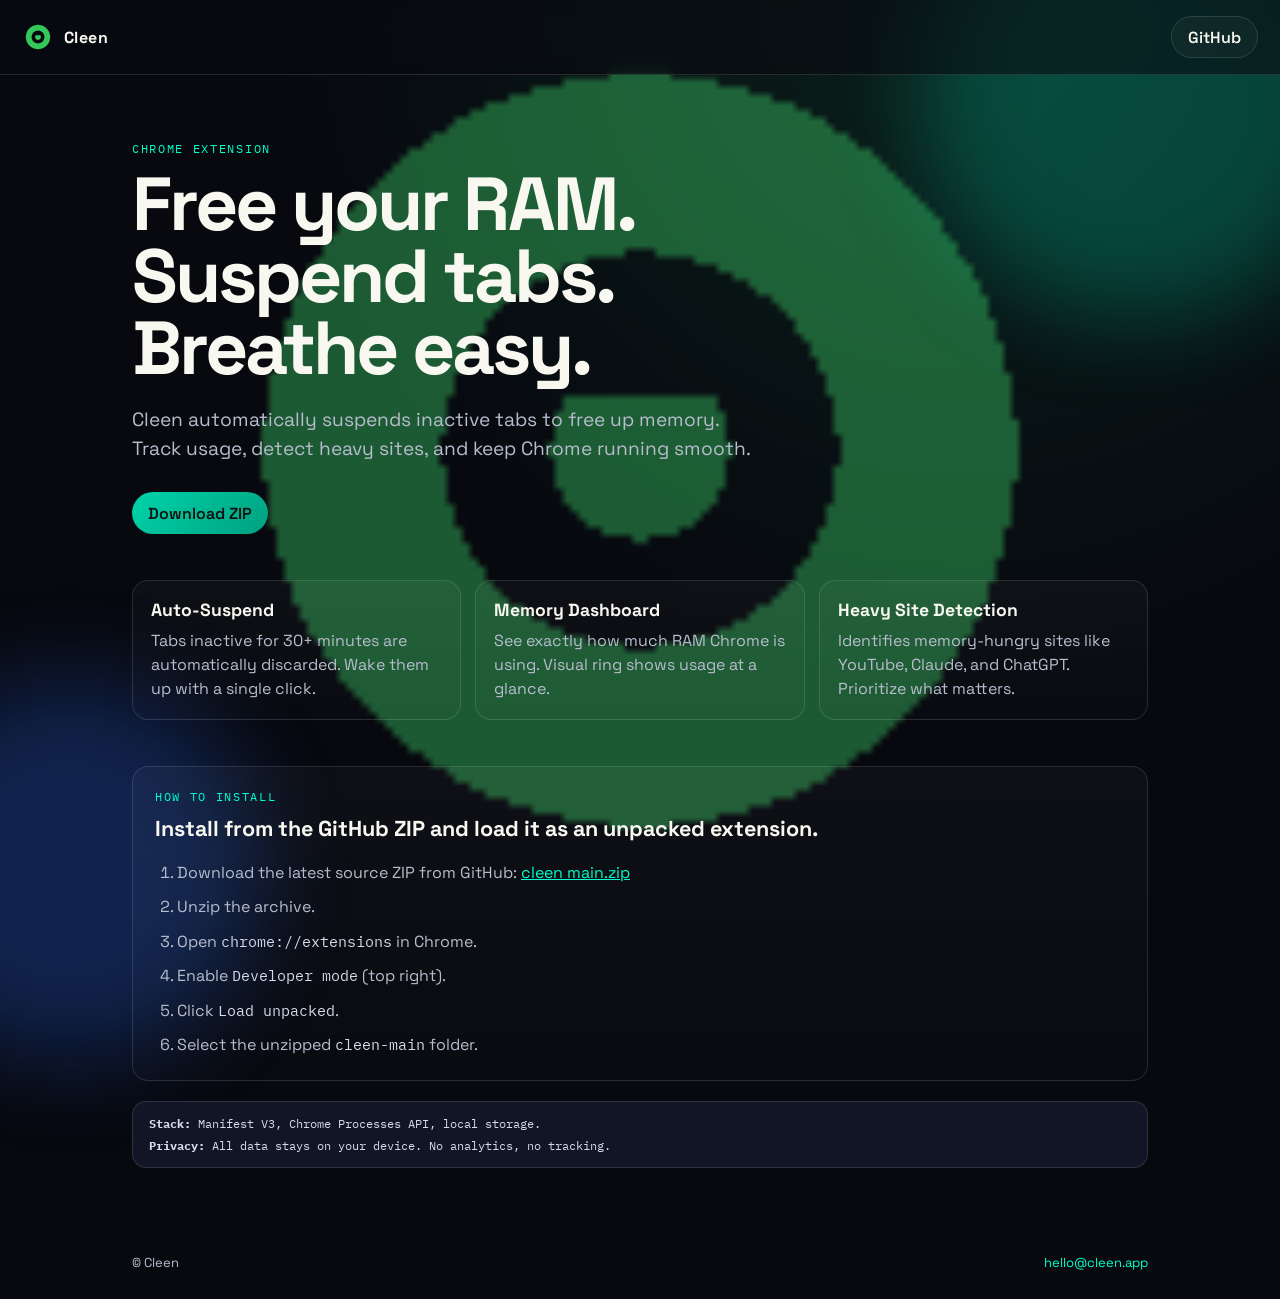
<file: site/index.html>
<!doctype html>
<html lang="en">
  <head>
    <meta charset="utf-8" />
    <meta name="viewport" content="width=device-width, initial-scale=1" />
    <meta name="description" content="Cleen - Keep Chrome's memory under control. Automatically suspend inactive tabs and save RAM." />
    <title>Cleen | Chrome Memory Manager</title>
    <link rel="preconnect" href="https://fonts.googleapis.com" />
    <link rel="preconnect" href="https://fonts.gstatic.com" crossorigin />
    <link
      href="https://fonts.googleapis.com/css2?family=Space+Grotesk:wght@400;500;700&family=IBM+Plex+Mono:wght@400;600&display=swap"
      rel="stylesheet"
    />
    <link rel="stylesheet" href="styles.css" />
  </head>
  <body>
    <div class="noise"></div>
    <div class="world-logo" id="worldLogo" aria-hidden="true">
      <img src="assets/logo.png" alt="" />
    </div>
    <div class="glow glow-a"></div>
    <div class="glow glow-b"></div>
    <header class="topbar">
      <a class="brand" href="#">
        <img src="assets/logo.png" alt="Cleen logo" />
        <span>Cleen</span>
      </a>
      <a class="ghost-btn" href="https://github.com/HOYALIM/cleen" target="_blank" rel="noreferrer">GitHub</a>
    </header>

    <main>
      <section class="hero">
        <div class="hero-copy">
          <p class="kicker">Chrome Extension</p>
          <h1>Free your RAM.<br />Suspend tabs.<br />Breathe easy.</h1>
          <p class="lead">
            Cleen automatically suspends inactive tabs to free up memory. Track usage, detect heavy sites, and keep Chrome running smooth.
          </p>
          <div class="cta-row">
            <a
              class="primary-btn"
              href="https://github.com/HOYALIM/cleen/archive/refs/heads/main.zip"
              target="_blank"
              rel="noreferrer"
              >Download ZIP</a
            >
          </div>
        </div>
      </section>

      <section class="cards">
        <article>
          <h2>Auto-Suspend</h2>
          <p>Tabs inactive for 30+ minutes are automatically discarded. Wake them up with a single click.</p>
        </article>
        <article>
          <h2>Memory Dashboard</h2>
          <p>See exactly how much RAM Chrome is using. Visual ring shows usage at a glance.</p>
        </article>
        <article>
          <h2>Heavy Site Detection</h2>
          <p>Identifies memory-hungry sites like YouTube, Claude, and ChatGPT. Prioritize what matters.</p>
        </article>
      </section>

      <section class="install-guide" id="install">
        <div class="install-shell">
          <p class="kicker">How to Install</p>
          <h2>Install from the GitHub ZIP and load it as an unpacked extension.</h2>
          <ol>
            <li>
              Download the latest source ZIP from GitHub:
              <a href="https://github.com/HOYALIM/cleen/archive/refs/heads/main.zip" target="_blank" rel="noreferrer"
                >cleen main.zip</a
              >
            </li>
            <li>Unzip the archive.</li>
            <li>Open <code>chrome://extensions</code> in Chrome.</li>
            <li>Enable <code>Developer mode</code> (top right).</li>
            <li>Click <code>Load unpacked</code>.</li>
            <li>Select the unzipped <code>cleen-main</code> folder.</li>
          </ol>
        </div>
      </section>

      <section class="mini-spec">
        <p><strong>Stack:</strong> Manifest V3, Chrome Processes API, local storage.</p>
        <p><strong>Privacy:</strong> All data stays on your device. No analytics, no tracking.</p>
      </section>
    </main>

    <footer>
      <span>© Cleen</span>
      <a href="mailto:hello@cleen.app">hello@cleen.app</a>
    </footer>
    <script src="main.js"></script>
  </body>
</html>
</file>
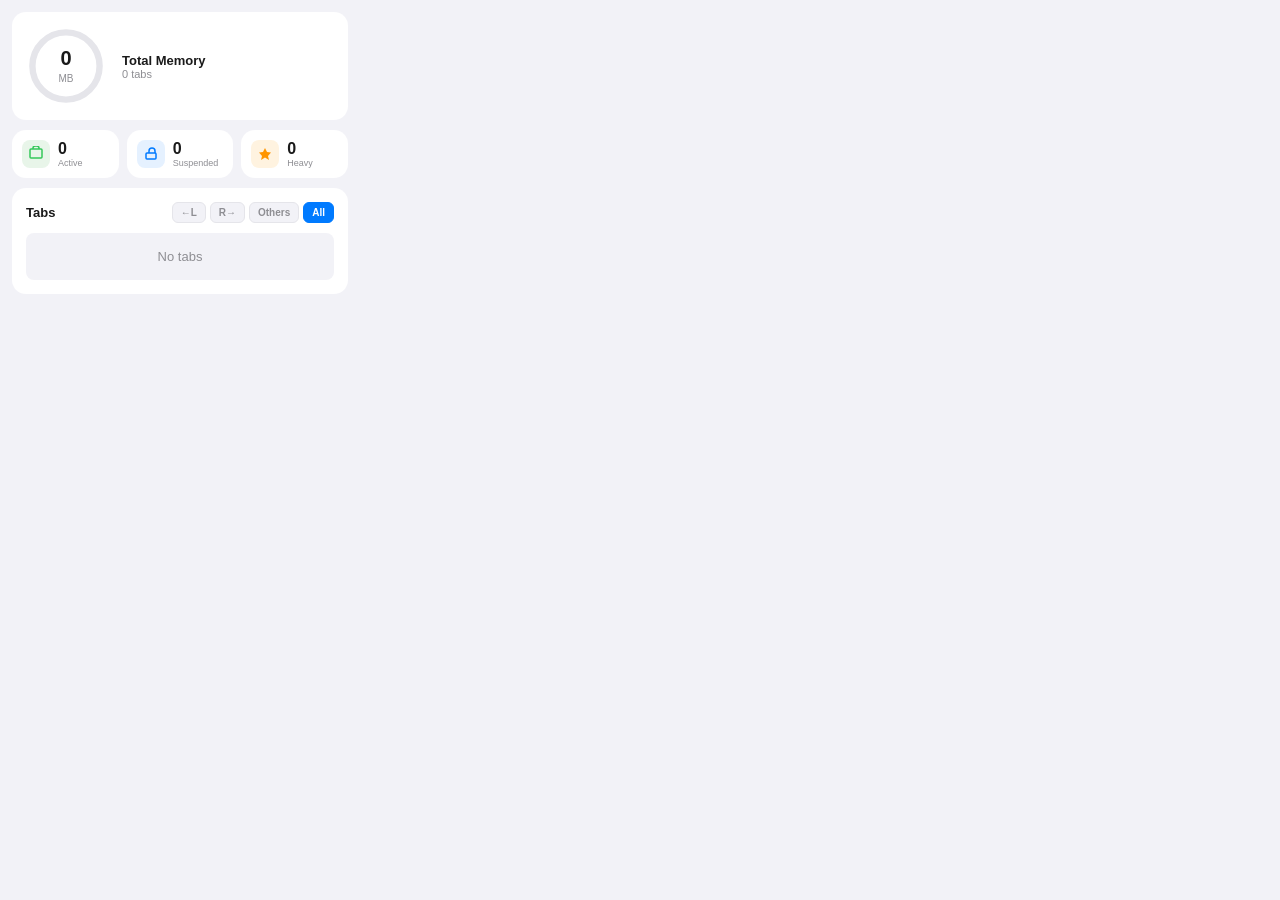
<file: popup/popup.html>
<!DOCTYPE html>
<html lang="en">
<head>
  <meta charset="UTF-8">
  <meta name="viewport" content="width=360">
  <link rel="stylesheet" href="popup.css">
  <title>Cleen</title>
</head>
<body>
  <div class="dashboard">
    <div class="card card--main">
      <div class="memory-ring">
        <svg viewBox="0 0 100 100">
          <circle class="ring-bg" cx="50" cy="50" r="42"/>
          <circle class="ring-fill" id="memoryRing" cx="50" cy="50" r="42"/>
        </svg>
        <div class="memory-center">
          <span class="memory-value" id="memoryValue">0</span>
          <span class="memory-unit" id="memoryUnit">MB</span>
        </div>
      </div>
      <div class="memory-info">
        <div class="memory-label">Total Memory</div>
        <div class="memory-detail" id="memoryDetail">0 tabs</div>
      </div>
    </div>

    <div class="stats-row">
      <div class="card card--stat" id="statActive" data-filter="active">
        <div class="stat-icon stat-icon--active">
          <svg width="16" height="16" viewBox="0 0 16 16" fill="none">
            <rect x="2" y="3" width="12" height="9" rx="1" stroke="currentColor" stroke-width="1.5"/>
            <path d="M5 3V2C5 1 6 0 8 0S11 1 11 2V3" stroke="currentColor" stroke-width="1.5"/>
          </svg>
        </div>
        <div class="stat-content">
          <span class="stat-value" id="activeValue">0</span>
          <span class="stat-label">Active</span>
        </div>
      </div>
      <div class="card card--stat" id="statSuspended" data-filter="discarded">
        <div class="stat-icon stat-icon--suspended">
          <svg width="16" height="16" viewBox="0 0 16 16" fill="none">
            <rect x="3" y="7" width="10" height="6" rx="1" stroke="currentColor" stroke-width="1.5"/>
            <path d="M6 7V5C6 3.34 7.34 2 9 2C10.66 2 12 3.34 12 5V7" stroke="currentColor" stroke-width="1.5"/>
          </svg>
        </div>
        <div class="stat-content">
          <span class="stat-value" id="suspendedValue">0</span>
          <span class="stat-label">Suspended</span>
        </div>
      </div>
      <div class="card card--stat" id="statHeavy" data-filter="heavy">
        <div class="stat-icon stat-icon--heavy">
          <svg width="16" height="16" viewBox="0 0 16 16" fill="none">
            <path d="M8 2L10 6L14 6.5L11 10L12 14L8 11.5L4 14L5 10L2 6.5L6 6L8 2Z" fill="currentColor"/>
          </svg>
        </div>
        <div class="stat-content">
          <span class="stat-value" id="heavyValue">0</span>
          <span class="stat-label">Heavy</span>
        </div>
      </div>
    </div>

    <div class="card card--tabs">
      <div class="card-header">
        <span class="card-title">Tabs</span>
        <div class="tab-actions">
          <button class="tab-action-btn" id="suspendLeftBtn">←L</button>
          <button class="tab-action-btn" id="suspendRightBtn">R→</button>
          <button class="tab-action-btn" id="suspendOthersBtn">Others</button>
          <button class="tab-action-btn tab-action-btn--primary" id="suspendAllBtn">All</button>
        </div>
      </div>
      <div class="tab-list" id="tabList">
        <div class="tab-item tab-item--empty">No tabs</div>
      </div>
    </div>
  </div>

  <script src="popup.js"></script>
</body>
</html>
</file>
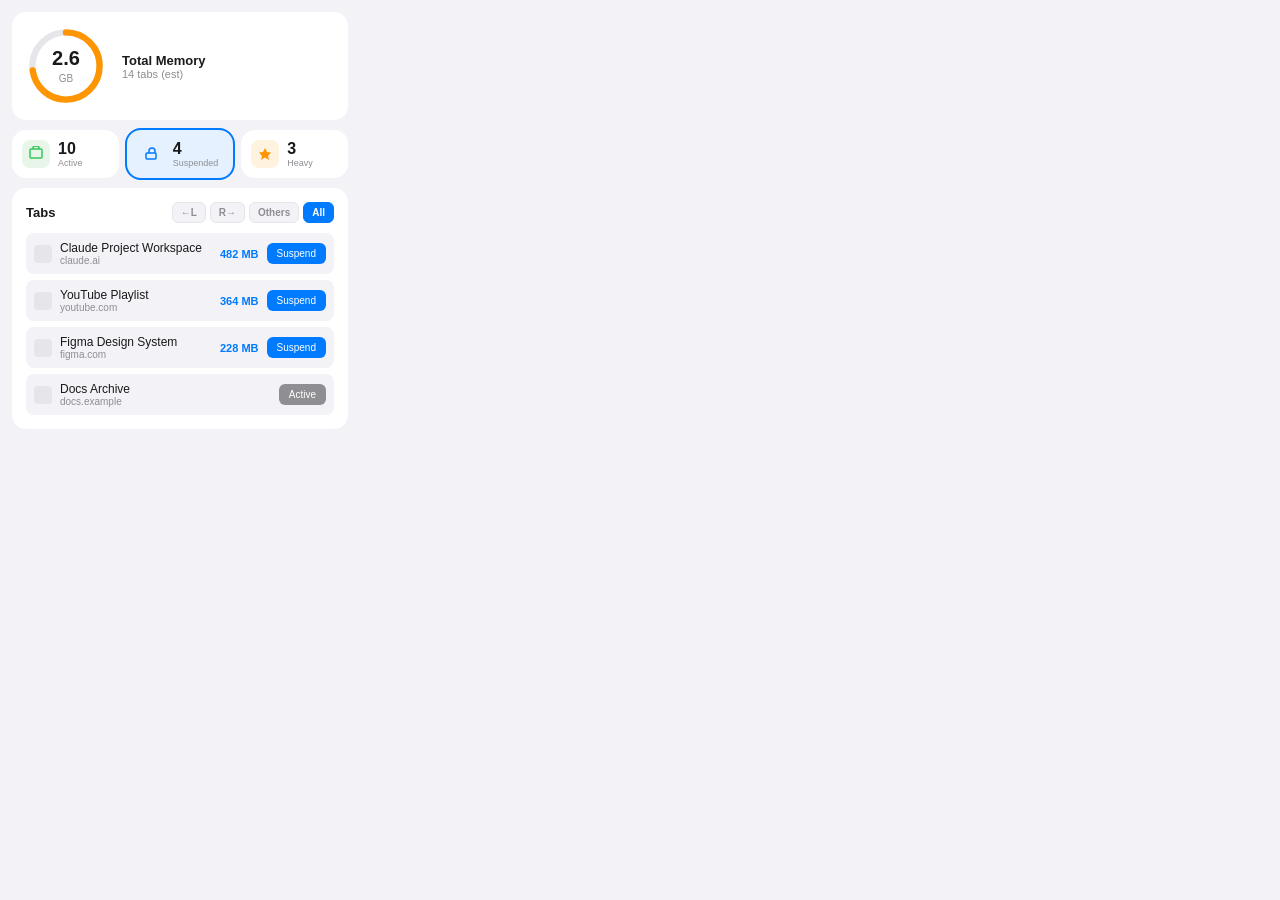
<file: docs/store-assets/screenshot-1-inner.html>
<!doctype html>
<html lang="en">
  <head>
    <meta charset="utf-8" />
    <meta name="viewport" content="width=360" />
    <link rel="stylesheet" href="../../popup/popup.css" />
    <title>Cleen Popup Preview</title>
    <style>
      .ring-fill {
        stroke-dashoffset: 72;
      }

      .tab-list {
        max-height: none;
        overflow: hidden;
      }
    </style>
  </head>
  <body>
    <div class="dashboard">
      <div class="card card--main">
        <div class="memory-ring">
          <svg viewBox="0 0 100 100">
            <circle class="ring-bg" cx="50" cy="50" r="42"></circle>
            <circle class="ring-fill state-warning" cx="50" cy="50" r="42"></circle>
          </svg>
          <div class="memory-center">
            <span class="memory-value">2.6</span>
            <span class="memory-unit">GB</span>
          </div>
        </div>
        <div class="memory-info">
          <div class="memory-label">Total Memory</div>
          <div class="memory-detail">14 tabs (est)</div>
        </div>
      </div>

      <div class="stats-row">
        <div class="card card--stat">
          <div class="stat-icon stat-icon--active">
            <svg width="16" height="16" viewBox="0 0 16 16" fill="none">
              <rect x="2" y="3" width="12" height="9" rx="1" stroke="currentColor" stroke-width="1.5"></rect>
              <path d="M5 3V2C5 1 6 0 8 0S11 1 11 2V3" stroke="currentColor" stroke-width="1.5"></path>
            </svg>
          </div>
          <div class="stat-content">
            <span class="stat-value">10</span>
            <span class="stat-label">Active</span>
          </div>
        </div>
        <div class="card card--stat active-filter">
          <div class="stat-icon stat-icon--suspended">
            <svg width="16" height="16" viewBox="0 0 16 16" fill="none">
              <rect x="3" y="7" width="10" height="6" rx="1" stroke="currentColor" stroke-width="1.5"></rect>
              <path d="M6 7V5C6 3.34 7.34 2 9 2C10.66 2 12 3.34 12 5V7" stroke="currentColor" stroke-width="1.5"></path>
            </svg>
          </div>
          <div class="stat-content">
            <span class="stat-value">4</span>
            <span class="stat-label">Suspended</span>
          </div>
        </div>
        <div class="card card--stat">
          <div class="stat-icon stat-icon--heavy">
            <svg width="16" height="16" viewBox="0 0 16 16" fill="none">
              <path d="M8 2L10 6L14 6.5L11 10L12 14L8 11.5L4 14L5 10L2 6.5L6 6L8 2Z" fill="currentColor"></path>
            </svg>
          </div>
          <div class="stat-content">
            <span class="stat-value">3</span>
            <span class="stat-label">Heavy</span>
          </div>
        </div>
      </div>

      <div class="card card--tabs">
        <div class="card-header">
          <span class="card-title">Tabs</span>
          <div class="tab-actions">
            <button class="tab-action-btn">←L</button>
            <button class="tab-action-btn">R→</button>
            <button class="tab-action-btn">Others</button>
            <button class="tab-action-btn tab-action-btn--primary">All</button>
          </div>
        </div>
        <div class="tab-list">
          <div class="tab-item">
            <div class="tab-favicon-placeholder"></div>
            <div class="tab-info">
              <span class="tab-title">Claude Project Workspace</span>
              <span class="tab-domain">claude.ai</span>
            </div>
            <span class="tab-memory">482 MB</span>
            <button class="tab-suspend-btn">Suspend</button>
          </div>
          <div class="tab-item">
            <div class="tab-favicon-placeholder"></div>
            <div class="tab-info">
              <span class="tab-title">YouTube Playlist</span>
              <span class="tab-domain">youtube.com</span>
            </div>
            <span class="tab-memory">364 MB</span>
            <button class="tab-suspend-btn">Suspend</button>
          </div>
          <div class="tab-item">
            <div class="tab-favicon-placeholder"></div>
            <div class="tab-info">
              <span class="tab-title">Figma Design System</span>
              <span class="tab-domain">figma.com</span>
            </div>
            <span class="tab-memory">228 MB</span>
            <button class="tab-suspend-btn">Suspend</button>
          </div>
          <div class="tab-item">
            <div class="tab-favicon-placeholder"></div>
            <div class="tab-info">
              <span class="tab-title">Docs Archive</span>
              <span class="tab-domain">docs.example</span>
            </div>
            <button class="tab-suspend-btn" disabled>Active</button>
          </div>
        </div>
      </div>
    </div>
  </body>
</html>
</file>
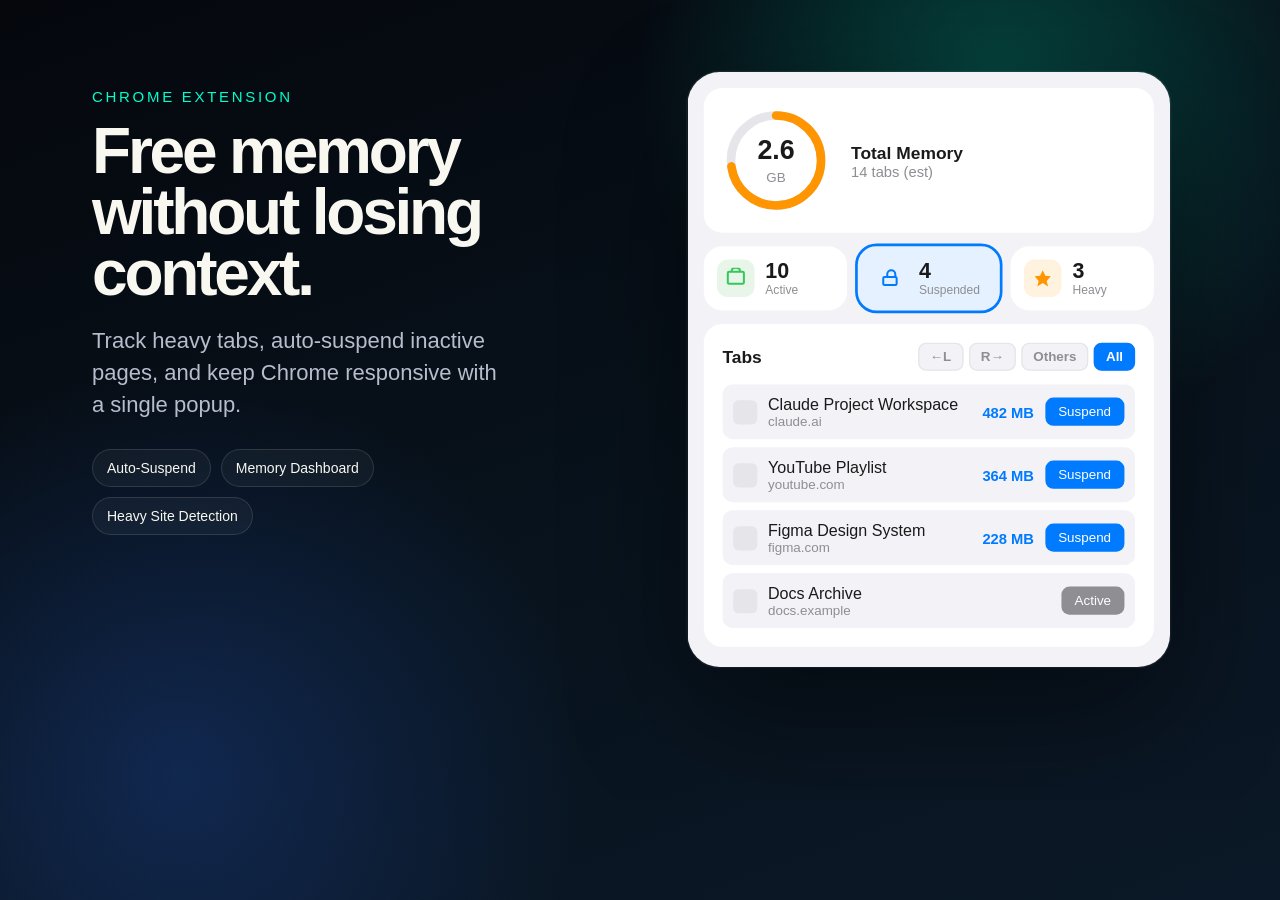
<file: docs/store-assets/screenshot-1.html>
<!doctype html>
<html lang="en">
  <head>
    <meta charset="utf-8" />
    <meta name="viewport" content="width=1280, initial-scale=1" />
    <title>Cleen Store Screenshot</title>
    <style>
      html,
      body {
        margin: 0;
        width: 1280px;
        height: 800px;
        overflow: hidden;
        background: #05070d;
      }

      body {
        position: relative;
        font-family: -apple-system, BlinkMacSystemFont, "Segoe UI", sans-serif;
      }

      .backdrop {
        position: fixed;
        inset: 0;
        background:
          radial-gradient(circle at 78% 10%, rgba(0, 212, 170, 0.28), transparent 28%),
          radial-gradient(circle at 14% 86%, rgba(47, 111, 255, 0.22), transparent 30%),
          linear-gradient(160deg, #05070d 0%, #08131d 56%, #0b1827 100%);
      }

      .noise {
        position: absolute;
        inset: 0;
        opacity: 0.12;
        background-image: radial-gradient(rgba(255, 255, 255, 0.08) 0.5px, transparent 0.5px);
        background-size: 4px 4px;
      }

      .hero-copy {
        position: absolute;
        left: 92px;
        top: 88px;
        max-width: 420px;
        color: #f8f8f1;
      }

      .eyebrow {
        margin: 0 0 16px;
        font-size: 15px;
        letter-spacing: 0.18em;
        text-transform: uppercase;
        color: #00ffcc;
      }

      h1 {
        margin: 0;
        font-size: 64px;
        line-height: 0.95;
        letter-spacing: -0.05em;
      }

      .subhead {
        margin: 22px 0 0;
        font-size: 22px;
        line-height: 1.45;
        color: #b7bdcd;
      }

      .chips {
        margin-top: 28px;
        display: flex;
        flex-wrap: wrap;
        gap: 10px;
      }

      .chip {
        padding: 10px 14px;
        border-radius: 999px;
        border: 1px solid rgba(255, 255, 255, 0.12);
        background: rgba(255, 255, 255, 0.04);
        color: #f8f8f1;
        font-size: 14px;
      }

      .popup-shell {
        position: absolute;
        right: 110px;
        top: 72px;
        width: 360px;
        height: 444px;
        border: 0;
        border-radius: 24px;
        overflow: hidden;
        transform: scale(1.34);
        transform-origin: top right;
        box-shadow:
          0 34px 90px rgba(0, 0, 0, 0.48),
          0 0 0 1px rgba(255, 255, 255, 0.08);
      }
    </style>
  </head>
  <body>
    <div class="backdrop"></div>
    <div class="noise"></div>

    <section class="hero-copy">
      <p class="eyebrow">Chrome Extension</p>
      <h1>Free memory without losing context.</h1>
      <p class="subhead">
        Track heavy tabs, auto-suspend inactive pages, and keep Chrome responsive with a single popup.
      </p>
      <div class="chips">
        <span class="chip">Auto-Suspend</span>
        <span class="chip">Memory Dashboard</span>
        <span class="chip">Heavy Site Detection</span>
      </div>
    </section>

    <iframe class="popup-shell" src="screenshot-1-inner.html" title="Cleen popup preview"></iframe>
  </body>
</html>
</file>
<file: site/styles.css>
:root {
  --bg: #07090f;
  --bg-soft: #111526;
  --ink: #f8f8f1;
  --muted: #b7bdcd;
  --accent: #00d4aa;
  --accent-2: #00ffcc;
  --line: rgba(255, 255, 255, 0.12);
}

* {
  box-sizing: border-box;
}

html,
body {
  margin: 0;
  padding: 0;
  min-height: 100%;
  background: #05070d;
  overscroll-behavior: none;
}

body {
  font-family: "Space Grotesk", sans-serif;
  color: var(--ink);
  background: radial-gradient(circle at 75% 0%, #0a1f1a 0%, var(--bg) 42%),
    linear-gradient(155deg, #05070d 0%, #0a1020 52%, #0e1324 100%);
  overflow-x: hidden;
  isolation: isolate;
}

.world-logo {
  position: fixed;
  left: 50%;
  top: 50%;
  width: min(110vmin, 1280px);
  aspect-ratio: 1;
  transform: translate3d(-50%, -50%, 0);
  transform-origin: center;
  z-index: -4;
  pointer-events: none;
  opacity: 0.42;
  mix-blend-mode: screen;
  will-change: transform;
}

.world-logo img {
  width: 100%;
  height: 100%;
  display: block;
  object-fit: cover;
  border-radius: 50%;
}

.noise {
  pointer-events: none;
  position: fixed;
  inset: 0;
  opacity: 0.18;
  background-image: radial-gradient(rgba(255, 255, 255, 0.08) 0.5px, transparent 0.5px);
  background-size: 4px 4px;
  z-index: -2;
}

.glow {
  position: fixed;
  border-radius: 999px;
  filter: blur(48px);
  opacity: 0.26;
  pointer-events: none;
  z-index: -3;
}

.glow-a {
  width: min(42vw, 440px);
  aspect-ratio: 1;
  background: #00d4aa;
  top: -120px;
  right: -80px;
}

.glow-b {
  width: min(40vw, 380px);
  aspect-ratio: 1;
  background: #2f6fff;
  left: -120px;
  bottom: -160px;
}

.topbar {
  position: sticky;
  top: 0;
  z-index: 5;
  padding: 16px 22px;
  display: flex;
  align-items: center;
  justify-content: space-between;
  backdrop-filter: blur(8px);
  background: rgba(9, 11, 18, 0.6);
  border-bottom: 1px solid var(--line);
}

.brand {
  display: inline-flex;
  align-items: center;
  gap: 10px;
  color: var(--ink);
  text-decoration: none;
  font-weight: 700;
  letter-spacing: 0.03em;
}

.brand img {
  width: 32px;
  height: 32px;
  border-radius: 8px;
}

main {
  max-width: 1060px;
  margin: 0 auto;
  padding: 26px 22px 64px;
}

.hero {
  padding-top: 40px;
}

.kicker {
  margin: 0 0 12px;
  font-family: "IBM Plex Mono", monospace;
  font-size: 12px;
  letter-spacing: 0.14em;
  color: var(--accent-2);
  text-transform: uppercase;
}

h1 {
  margin: 0;
  font-size: clamp(2.1rem, 7vw, 4.7rem);
  line-height: 0.96;
  letter-spacing: -0.04em;
  max-width: 780px;
}

.lead {
  margin: 20px 0 0;
  max-width: 620px;
  color: var(--muted);
  font-size: clamp(1rem, 2.3vw, 1.2rem);
  line-height: 1.55;
}


.cta-row {
  margin-top: 28px;
  display: flex;
  gap: 12px;
  flex-wrap: wrap;
}

.primary-btn,
.ghost-btn {
  display: inline-flex;
  align-items: center;
  justify-content: center;
  height: 42px;
  padding: 0 16px;
  border-radius: 999px;
  text-decoration: none;
  font-weight: 600;
  transition: transform 180ms ease, background 180ms ease;
}

.primary-btn {
  background: linear-gradient(135deg, var(--accent) 0%, #00a080 100%);
  color: #111;
}

.ghost-btn {
  border: 1px solid var(--line);
  color: var(--ink);
  background: rgba(255, 255, 255, 0.03);
}

.primary-btn:hover,
.ghost-btn:hover {
  transform: translateY(-1px);
}

.cards {
  margin-top: 46px;
  display: grid;
  grid-template-columns: repeat(3, minmax(0, 1fr));
  gap: 14px;
}

.cards article {
  background: linear-gradient(180deg, rgba(255, 255, 255, 0.03), rgba(255, 255, 255, 0.01));
  border: 1px solid var(--line);
  border-radius: 16px;
  padding: 18px;
}

.cards h2 {
  margin: 0 0 8px;
  font-size: 1.1rem;
}

.cards p {
  margin: 0;
  color: var(--muted);
  line-height: 1.5;
}

.install-guide {
  margin-top: 46px;
}

.install-shell {
  background: linear-gradient(180deg, rgba(255, 255, 255, 0.03), rgba(255, 255, 255, 0.01));
  border: 1px solid var(--line);
  border-radius: 16px;
  padding: 22px;
}

.install-shell h2 {
  margin: 0;
  font-size: 1.35rem;
  line-height: 1.2;
}

.install-shell ol {
  margin: 18px 0 0;
  padding-left: 22px;
  color: var(--muted);
  line-height: 1.65;
}

.install-shell li + li {
  margin-top: 8px;
}

.install-shell a {
  color: var(--accent-2);
}

.install-shell code {
  font-family: "IBM Plex Mono", monospace;
  font-size: 0.95em;
  color: #d6dbeb;
}

.mini-spec {
  margin-top: 20px;
  background: var(--bg-soft);
  border-radius: 14px;
  border: 1px solid var(--line);
  padding: 14px 16px;
}

.mini-spec p {
  margin: 0;
  font-family: "IBM Plex Mono", monospace;
  font-size: 12px;
  color: #d6dbeb;
}

.mini-spec p + p {
  margin-top: 7px;
}

footer {
  margin: 22px auto 0;
  max-width: 1060px;
  padding: 0 22px 28px;
  display: flex;
  justify-content: space-between;
  color: var(--muted);
  font-size: 13px;
}

footer a {
  color: var(--accent-2);
  text-decoration: none;
}

@media (max-width: 840px) {
  .world-logo {
    width: min(132vmin, 900px);
    opacity: 0.2;
  }

  .cards {
    grid-template-columns: 1fr;
  }

  footer {
    flex-direction: column;
    gap: 8px;
  }
}
</file>
<file: popup/popup.css>
* {
  margin: 0;
  padding: 0;
  box-sizing: border-box;
}

:root {
  --primary: #007aff;
  --primary-light: #e5f1ff;
  --success: #34c759;
  --warning: #ff9500;
  --danger: #ff3b30;
  --bg: #f2f2f7;
  --card-bg: #fff;
  --text: #1a1a1a;
  --text-secondary: #8e8e93;
  --border: #e5e5ea;
}

body {
  width: 360px;
  max-height: 560px;
  overflow-y: auto;
  font-family: -apple-system, BlinkMacSystemFont, 'SF Pro Display', sans-serif;
  font-size: 13px;
  color: var(--text);
  background: var(--bg);
}

.dashboard {
  padding: 12px;
  display: flex;
  flex-direction: column;
  gap: 10px;
}

.card {
  background: var(--card-bg);
  border-radius: 14px;
  padding: 14px;
}

.card--main {
  display: flex;
  align-items: center;
  gap: 16px;
}

.memory-ring {
  position: relative;
  width: 80px;
  height: 80px;
  flex-shrink: 0;
}

.memory-ring svg {
  transform: rotate(-90deg);
  width: 100%;
  height: 100%;
}

.ring-bg {
  fill: none;
  stroke: var(--border);
  stroke-width: 8;
}

.ring-fill {
  fill: none;
  stroke: var(--primary);
  stroke-width: 8;
  stroke-linecap: round;
  stroke-dasharray: 264;
  stroke-dashoffset: 264;
  transition: stroke-dashoffset 0.5s ease;
}

.ring-fill.state-warning { stroke: var(--warning); }
.ring-fill.state-danger { stroke: var(--danger); }

.memory-center {
  position: absolute;
  top: 50%;
  left: 50%;
  transform: translate(-50%, -50%);
  text-align: center;
}

.memory-value {
  display: block;
  font-size: 20px;
  font-weight: 700;
}

.memory-unit {
  font-size: 10px;
  color: var(--text-secondary);
}

.memory-info {
  flex: 1;
}

.memory-label {
  font-size: 13px;
  font-weight: 600;
}

.memory-detail {
  font-size: 11px;
  color: var(--text-secondary);
}

.stats-row {
  display: grid;
  grid-template-columns: repeat(3, 1fr);
  gap: 8px;
}

.card--stat {
  display: flex;
  align-items: center;
  gap: 8px;
  padding: 10px;
  cursor: pointer;
  transition: background 0.15s ease;
}

.card--stat:hover {
  background: var(--primary-light);
}

.card--stat.active-filter {
  background: var(--primary-light);
  outline: 2px solid var(--primary);
}

.stat-icon {
  width: 28px;
  height: 28px;
  border-radius: 8px;
  display: flex;
  align-items: center;
  justify-content: center;
}

.stat-icon--active { background: #e8f5e9; color: var(--success); }
.stat-icon--suspended { background: var(--primary-light); color: var(--primary); }
.stat-icon--heavy { background: #fff3e0; color: var(--warning); }

.stat-content { display: flex; flex-direction: column; }
.stat-value { font-size: 16px; font-weight: 700; }
.stat-label { font-size: 9px; color: var(--text-secondary); }

.card--tabs .card-header {
  display: flex;
  justify-content: space-between;
  align-items: center;
  margin-bottom: 10px;
}

.card-title { font-size: 13px; font-weight: 600; }

.tab-actions { display: flex; gap: 4px; }

.tab-action-btn {
  padding: 4px 8px;
  font-size: 10px;
  font-weight: 600;
  background: var(--bg);
  border: 1px solid var(--border);
  border-radius: 6px;
  color: var(--text-secondary);
  cursor: pointer;
}

.tab-action-btn:hover {
  background: var(--primary-light);
  color: var(--primary);
}

.tab-action-btn--primary {
  background: var(--primary);
  color: #fff;
  border-color: var(--primary);
}

.tab-action-btn--primary:hover { background: #0066cc; }

.tab-list {
  display: flex;
  flex-direction: column;
  gap: 6px;
  max-height: 280px;
  overflow-y: auto;
}

.tab-item {
  display: flex;
  align-items: center;
  gap: 8px;
  padding: 8px;
  background: var(--bg);
  border-radius: 8px;
}

.tab-item--empty {
  justify-content: center;
  color: var(--text-secondary);
  padding: 16px;
}

.tab-favicon {
  width: 18px;
  height: 18px;
  border-radius: 4px;
  object-fit: contain;
}

.tab-favicon-placeholder {
  width: 18px;
  height: 18px;
  border-radius: 4px;
  background: var(--border);
}

.tab-info {
  flex: 1;
  min-width: 0;
}

.tab-title {
  display: block;
  font-size: 12px;
  font-weight: 500;
  white-space: nowrap;
  overflow: hidden;
  text-overflow: ellipsis;
}

.tab-domain {
  display: block;
  font-size: 10px;
  color: var(--text-secondary);
}

.tab-memory {
  font-size: 11px;
  font-weight: 600;
  color: var(--primary);
}

.tab-suspend-btn {
  padding: 5px 10px;
  font-size: 10px;
  font-weight: 500;
  background: var(--primary);
  color: #fff;
  border: none;
  border-radius: 6px;
  cursor: pointer;
}

.tab-suspend-btn:hover { background: #0066cc; }
.tab-suspend-btn:disabled {
  background: var(--text-secondary);
  cursor: default;
}
</file>
